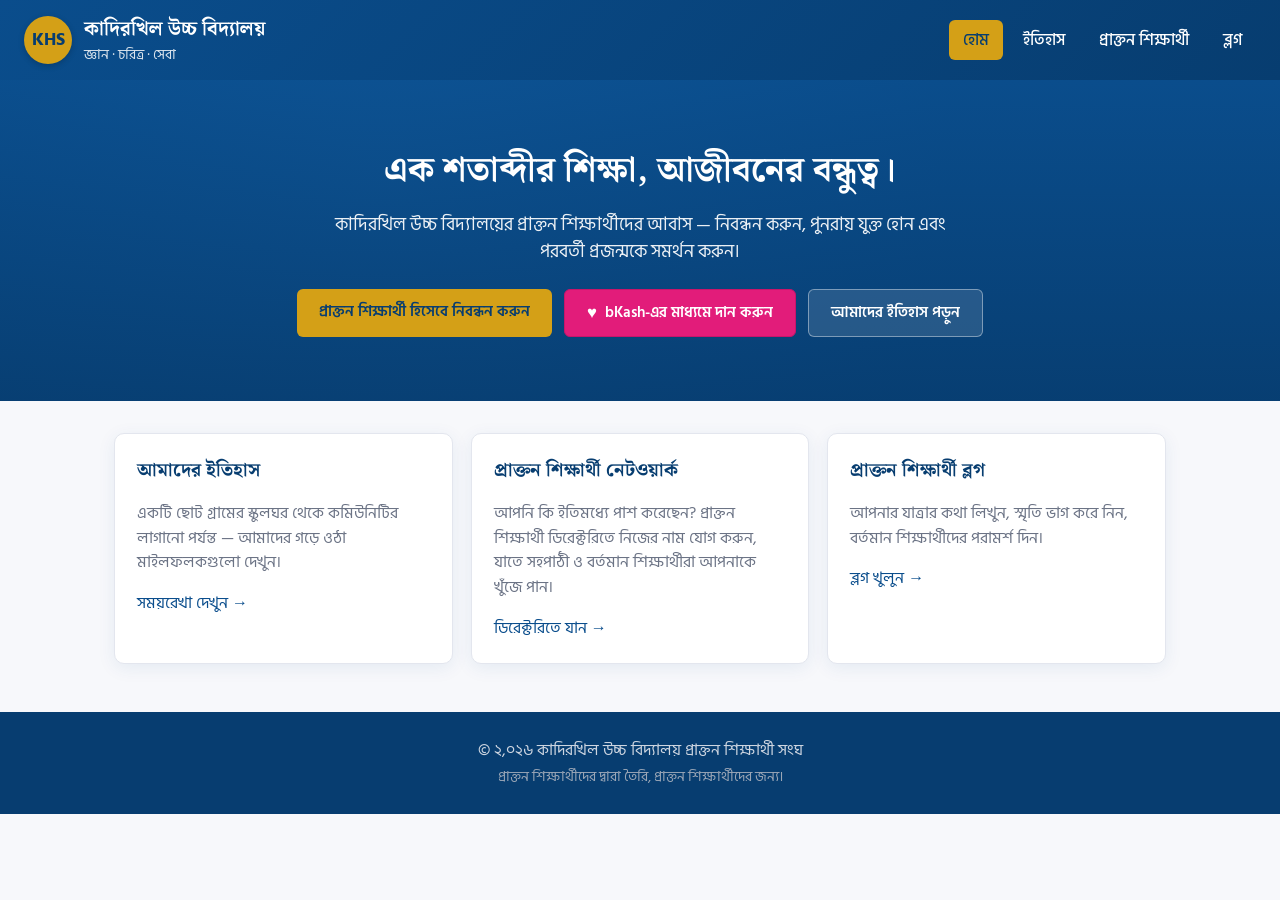
<file: index.html>
<!DOCTYPE html>
<html lang="bn">
<head>
  <meta charset="UTF-8" />
  <meta name="viewport" content="width=device-width, initial-scale=1.0" />
  <title>কাদিরখিল উচ্চ বিদ্যালয়</title>
  <meta name="description" content="কাদিরখিল উচ্চ বিদ্যালয় প্রাক্তন শিক্ষার্থী সংঘের ওয়েবসাইট — ইতিহাস, প্রাক্তন শিক্ষার্থী ডিরেক্টরি, ব্লগ ও bKash দান।" />
  <meta name="theme-color" content="#0a4d8c" />
  <meta property="og:title" content="কাদিরখিল উচ্চ বিদ্যালয়" />
  <meta property="og:description" content="এক শতাব্দীর শিক্ষা, আজীবনের বন্ধুত্ব — প্রাক্তন শিক্ষার্থী সংঘের আনুষ্ঠানিক ওয়েবসাইট।" />
  <meta property="og:type" content="website" />
  <link rel="icon" href="favicon.svg" type="image/svg+xml" />
  <link rel="preconnect" href="https://fonts.googleapis.com" />
  <link rel="preconnect" href="https://fonts.gstatic.com" crossorigin />
  <link rel="stylesheet" href="https://fonts.googleapis.com/css2?family=Hind+Siliguri:wght@400;500;600;700&family=Noto+Sans+Bengali:wght@400;500;600;700&family=Noto+Serif+Bengali:wght@500;600;700&display=swap" />
  <link rel="stylesheet" href="styles.css" />
</head>
<body class="home-page">
  <header class="site-header">
    <div class="brand">
      <div class="logo" aria-hidden="true">KHS</div>
      <div class="brand-text">
        <h1>কাদিরখিল উচ্চ বিদ্যালয়</h1>
        <p>জ্ঞান &middot; চরিত্র &middot; সেবা</p>
      </div>
    </div>
    <nav class="site-nav" aria-label="প্রধান মেনু">
      <a href="index.html" class="active" aria-current="page">হোম</a>
      <a href="history.html">ইতিহাস</a>
      <a href="alumni.html">প্রাক্তন শিক্ষার্থী</a>
      <a href="blog.html">ব্লগ</a>
    </nav>
  </header>

  <main>
    <section class="hero" aria-labelledby="hero-heading">
      <div class="hero-inner">
        <h2 id="hero-heading">এক শতাব্দীর শিক্ষা, আজীবনের বন্ধুত্ব।</h2>
        <p>কাদিরখিল উচ্চ বিদ্যালয়ের প্রাক্তন শিক্ষার্থীদের আবাস &mdash; নিবন্ধন করুন, পুনরায় যুক্ত হোন এবং পরবর্তী প্রজন্মকে সমর্থন করুন।</p>
        <div class="cta-row">
          <a class="btn primary" href="alumni.html">প্রাক্তন শিক্ষার্থী হিসেবে নিবন্ধন করুন</a>
          <a class="btn primary alt" href="#" data-open-register>
            <span class="donate-icon" aria-hidden="true">♥</span> bKash-এর মাধ্যমে দান করুন
          </a>
          <a class="btn ghost" href="history.html">আমাদের ইতিহাস পড়ুন</a>
        </div>
      </div>
    </section>

    <section class="cards" aria-label="প্রধান সেবাসমূহ">
      <article class="card">
        <h3>আমাদের ইতিহাস</h3>
        <p>একটি ছোট গ্রামের স্কুলঘর থেকে কমিউনিটির লাগানো পর্যন্ত &mdash; আমাদের গড়ে ওঠা মাইলফলকগুলো দেখুন।</p>
        <a href="history.html">সময়রেখা দেখুন &rarr;</a>
      </article>
      <article class="card">
        <h3>প্রাক্তন শিক্ষার্থী নেটওয়ার্ক</h3>
        <p>আপনি কি ইতিমধ্যে পাশ করেছেন? প্রাক্তন শিক্ষার্থী ডিরেক্টরিতে নিজের নাম যোগ করুন, যাতে সহপাঠী ও বর্তমান শিক্ষার্থীরা আপনাকে খুঁজে পান।</p>
        <a href="alumni.html">ডিরেক্টরিতে যান &rarr;</a>
      </article>
      <article class="card">
        <h3>প্রাক্তন শিক্ষার্থী ব্লগ</h3>
        <p>আপনার যাত্রার কথা লিখুন, স্মৃতি ভাগ করে নিন, বর্তমান শিক্ষার্থীদের পরামর্শ দিন।</p>
        <a href="blog.html">ব্লগ খুলুন &rarr;</a>
      </article>
    </section>
  </main>

  <footer class="site-footer">
    <p>&copy; <span id="year"></span> কাদিরখিল উচ্চ বিদ্যালয় প্রাক্তন শিক্ষার্থী সংঘ</p>
    <p class="muted">প্রাক্তন শিক্ষার্থীদের দ্বারা তৈরি, প্রাক্তন শিক্ষার্থীদের জন্য।</p>
  </footer>

  <!-- ============= Registration / Donation modal ============= -->
  <div id="register-modal" class="modal" role="dialog" aria-modal="true" aria-labelledby="modal-title" aria-describedby="modal-sub" aria-hidden="true">
    <div class="modal-card" role="document">
      <button type="button" class="modal-close" data-close-modal aria-label="বন্ধ করুন">&times;</button>

      <h2 id="modal-title" class="modal-title">KHS-এ যোগ দিন বা সহায়তা করুন</h2>
      <p class="modal-sub" id="modal-sub">আপনার স্কুলের সঙ্গে যুক্ত হওয়ার দুটি উপায়। শুরু করতে একটি বেছে নিন।</p>

      <div class="tabs" role="tablist" aria-label="নিবন্ধনের অপশন">
        <button id="tab-directory" class="tab active" role="tab" aria-selected="true" aria-controls="panel-directory">
          প্রাক্তন শিক্ষার্থী ডিরেক্টরি
        </button>
        <button id="tab-full" class="tab" role="tab" aria-selected="false" aria-controls="panel-full">
          সম্পূর্ণ নিবন্ধন ও দান
        </button>
      </div>

      <!-- Panel 1: directory -->
      <section id="panel-directory" class="panel" role="tabpanel" aria-labelledby="tab-directory">
        <p class="muted">
          দ্রুত নিবন্ধন &mdash; আপনার নামটি প্রকাশ্য প্রাক্তন শিক্ষার্থী ডিরেক্টরিতে যুক্ত হবে।
          Supabase-এ সংরক্ষিত (স্থানীয় বিকল্পসহ) এবং
          <a href="alumni.html">প্রাক্তন শিক্ষার্থী পাতায়</a> দেখা যাবে।
        </p>
        <a class="btn primary big" href="alumni.html#alumni-form">ডিরেক্টরির ফর্ম খুলুন</a>
        <ul class="bullets">
          <li>শুধু নাম ও পাশের সন দেওয়া আবশ্যক।</li>
          <li>ঐচ্ছিক: ইমেইল, পেশা, ঠিকানা, সংক্ষিপ্ত স্মৃতি।</li>
          <li>জমা দেওয়ার সঙ্গে সঙ্গে সংখ্যা আপডেট হয়।</li>
        </ul>
      </section>

      <!-- Panel 2: full registration + donation -->
      <section id="panel-full" class="panel" role="tabpanel" aria-labelledby="tab-full" hidden>
        <div class="donate-meta" role="group" aria-label="দানের সারসংক্ষেপ">
          <div>
            <div class="muted">অর্থসংগ্রহের লক্ষ্য</div>
            <div class="donate-goal" id="goal-amount" aria-live="polite" aria-label="অর্থসংগ্রহের লক্ষ্য">&mdash;</div>
          </div>
          <div>
            <div class="muted">পেমেন্ট পদ্ধতি</div>
            <div class="donate-method">
              <strong>bKash</strong> &mdash; নিচে দেওয়া ব্যক্তিগত নম্বরে পাঠান এবং ফর্মে TrxID বসান।
            </div>
          </div>
        </div>

        <ol class="donate-steps" aria-label="দান করার ধাপ">
          <li>আপনার দানটি <strong>01XXXXXXXXX</strong> নম্বরে পাঠান (bKash ব্যক্তিগত)।</li>
          <li>কনফার্মেশন SMS থেকে ৮–২০ অক্ষরের <strong>TrxID</strong> কপি করুন।</li>
          <li>পাশের ফর্মে তথ্য পূরণ করে জমা দিন।</li>
        </ol>

        <p class="muted">TrxID যাচাইকারী (একটি ভুয়া ট্রাই করুন):</p>
        <label class="trx-label" for="bkash-trx">
          bKash TrxID (টেস্ট):
          <input id="bkash-trx" type="text" placeholder="যেমন: 9TR9W3XQ7C" maxlength="20" aria-describedby="bkash-echo" />
        </label>
        <div id="bkash-echo" class="trx-echo" aria-live="polite"></div>

        <div id="form-live-preview" class="form-live" role="region" aria-label="নিবন্ধন ও দানের ফর্ম প্রিভিউ"></div>
      </section>
    </div>
  </div>

  <script src="supabase.js"></script>
  <script src="script.js"></script>
</body>
</html>
</file>
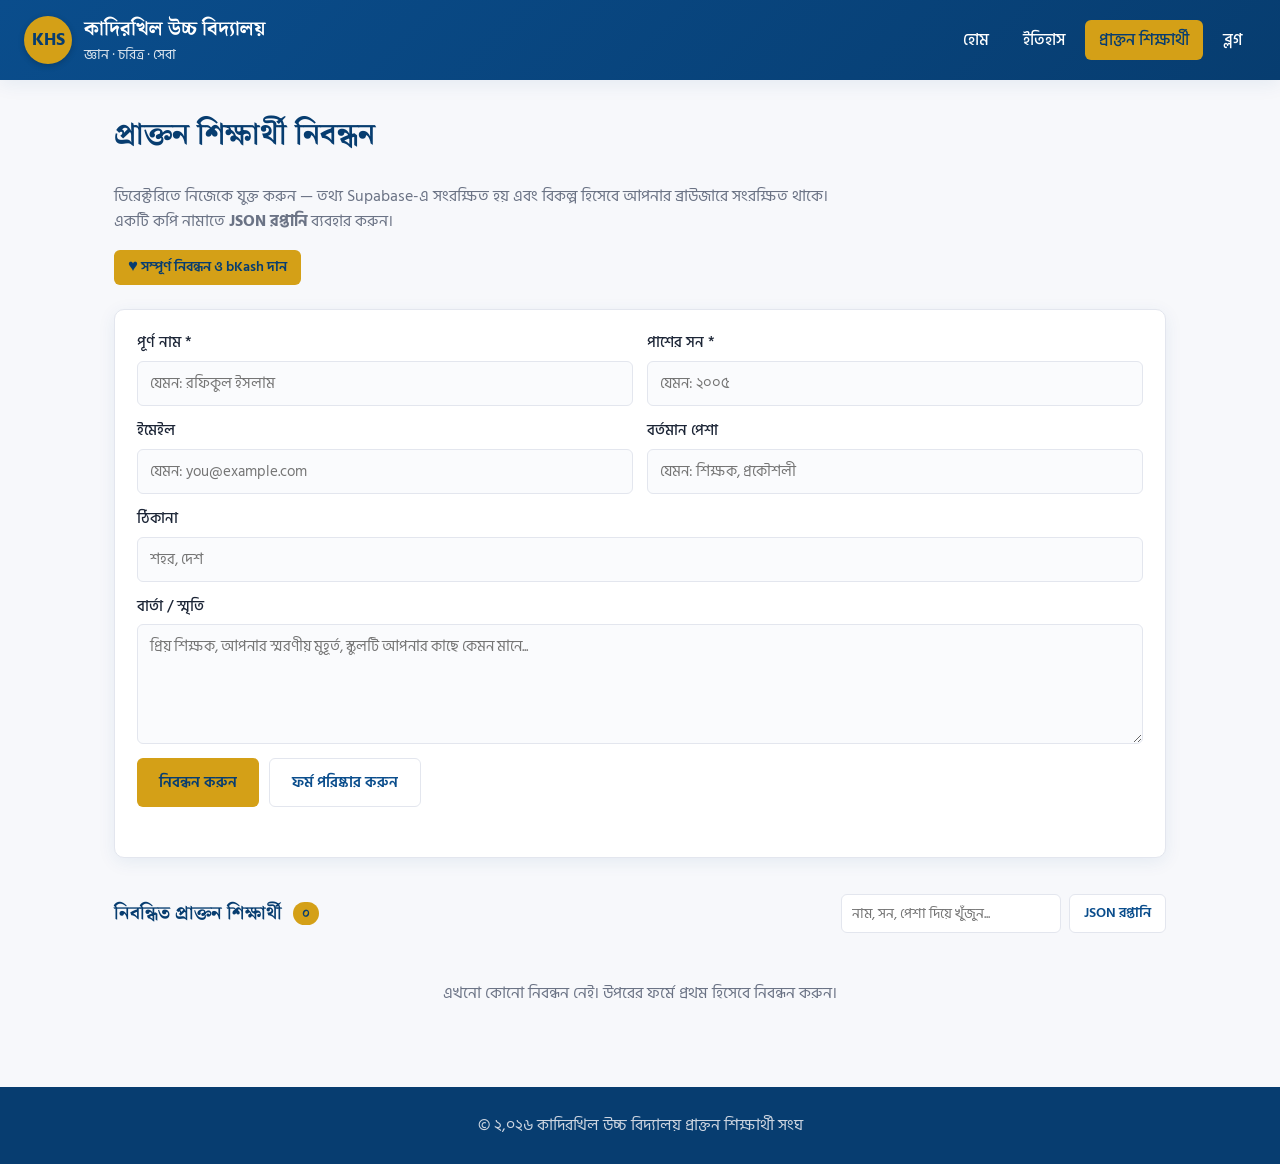
<file: alumni.html>
<!DOCTYPE html>
<html lang="bn">
<head>
  <meta charset="UTF-8" />
  <meta name="viewport" content="width=device-width, initial-scale=1.0" />
  <title>প্রাক্তন শিক্ষার্থী &mdash; কাদিরখিল উচ্চ বিদ্যালয়</title>
  <meta name="description" content="প্রাক্তন শিক্ষার্থী নিবন্ধন ফর্ম ও ডিরেক্টরি — কাদিরখিল উচ্চ বিদ্যালয়।" />
  <meta name="theme-color" content="#0a4d8c" />
  <link rel="icon" href="favicon.svg" type="image/svg+xml" />
  <link rel="preconnect" href="https://fonts.googleapis.com" />
  <link rel="preconnect" href="https://fonts.gstatic.com" crossorigin />
  <link rel="stylesheet" href="https://fonts.googleapis.com/css2?family=Hind+Siliguri:wght@400;500;600;700&family=Noto+Sans+Bengali:wght@400;500;600;700&family=Noto+Serif+Bengali:wght@500;600;700&display=swap" />
  <link rel="stylesheet" href="styles.css" />
</head>
<body class="alumni-page">
  <header class="site-header">
    <div class="brand">
      <div class="logo" aria-hidden="true">KHS</div>
      <div class="brand-text">
        <h1>কাদিরখিল উচ্চ বিদ্যালয়</h1>
        <p>জ্ঞান &middot; চরিত্র &middot; সেবা</p>
      </div>
    </div>
    <nav class="site-nav" aria-label="প্রধান মেনু">
      <a href="index.html">হোম</a>
      <a href="history.html">ইতিহাস</a>
      <a href="alumni.html" class="active" aria-current="page">প্রাক্তন শিক্ষার্থী</a>
      <a href="blog.html">ব্লগ</a>
    </nav>
  </header>

  <main class="container">
    <header class="page-header">
      <h2>প্রাক্তন শিক্ষার্থী নিবন্ধন</h2>
      <p>
        ডিরেক্টরিতে নিজেকে যুক্ত করুন &mdash; তথ্য Supabase-এ সংরক্ষিত হয় এবং বিকল্প হিসেবে
        আপনার ব্রাউজারে সংরক্ষিত থাকে। একটি কপি নামাতে <strong>JSON রপ্তানি</strong> ব্যবহার করুন।
      </p>
      <div class="page-actions">
        <a class="btn primary small" href="#" data-open-register>
          <span class="donate-icon" aria-hidden="true">♥</span> সম্পূর্ণ নিবন্ধন ও bKash দান
        </a>
      </div>
    </header>

    <form id="alumni-form" class="card form" autocomplete="on" aria-label="প্রাক্তন শিক্ষার্থী নিবন্ধন ফর্ম">
      <div class="row">
        <label>পূর্ণ নাম *
          <input type="text" name="name" required maxlength="80" placeholder="যেমন: রফিকুল ইসলাম" />
        </label>
        <label>পাশের সন *
          <input type="number" name="year" required min="1950" max="2099" placeholder="যেমন: ২০০৫" />
        </label>
      </div>
      <div class="row">
        <label>ইমেইল
          <input type="email" name="email" placeholder="যেমন: you@example.com" />
        </label>
        <label>বর্তমান পেশা
          <input type="text" name="profession" maxlength="80" placeholder="যেমন: শিক্ষক, প্রকৌশলী" />
        </label>
      </div>
      <label>ঠিকানা
        <input type="text" name="location" maxlength="80" placeholder="শহর, দেশ" />
      </label>
      <label>বার্তা / স্মৃতি
        <textarea name="message" rows="4" maxlength="600" placeholder="প্রিয় শিক্ষক, আপনার স্মরণীয় মুহূর্ত, স্কুলটি আপনার কাছে কেমন মানে..."></textarea>
      </label>
      <div class="form-actions">
        <button type="submit" class="btn primary">নিবন্ধন করুন</button>
        <button type="reset" class="btn ghost">ফর্ম পরিষ্কার করুন</button>
      </div>
      <p id="form-status" class="status" aria-live="polite"></p>
    </form>

    <section class="alumni-list-section" aria-label="নিবন্ধিত প্রাক্তন শিক্ষার্থীর তালিকা">
      <div class="list-header">
        <h3>নিবন্ধিত প্রাক্তন শিক্ষার্থী <span id="alumni-count" class="count" aria-live="polite">0</span></h3>
        <div class="list-actions">
          <input type="search" id="alumni-search" placeholder="নাম, সন, পেশা দিয়ে খুঁজুন..." aria-label="প্রাক্তন শিক্ষার্থী খুঁজুন" />
          <button id="export-alumni" class="btn small ghost" type="button">JSON রপ্তানি</button>
        </div>
      </div>
      <div id="alumni-list" class="alumni-grid">
        <p class="muted empty">এখনো কোনো নিবন্ধন নেই। উপরের ফর্মে প্রথম হিসেবে নিবন্ধন করুন।</p>
      </div>
    </section>
  </main>

  <footer class="site-footer">
    <p>&copy; <span id="year"></span> কাদিরখিল উচ্চ বিদ্যালয় প্রাক্তন শিক্ষার্থী সংঘ</p>
  </footer>

  <!-- ============= Registration / Donation modal (same as on index) ============= -->
  <div id="register-modal" class="modal" role="dialog" aria-modal="true" aria-labelledby="modal-title" aria-describedby="modal-sub" aria-hidden="true">
    <div class="modal-card" role="document">
      <button type="button" class="modal-close" data-close-modal aria-label="বন্ধ করুন">&times;</button>

      <h2 id="modal-title" class="modal-title">KHS-এ যোগ দিন বা সহায়তা করুন</h2>
      <p class="modal-sub" id="modal-sub">আপনার স্কুলের সঙ্গে যুক্ত হওয়ার দুটি উপায়। শুরু করতে একটি বেছে নিন।</p>

      <div class="tabs" role="tablist" aria-label="নিবন্ধনের অপশন">
        <button id="tab-directory" class="tab active" role="tab" aria-selected="true" aria-controls="panel-directory">
          প্রাক্তন শিক্ষার্থী ডিরেক্টরি
        </button>
        <button id="tab-full" class="tab" role="tab" aria-selected="false" aria-controls="panel-full">
          সম্পূর্ণ নিবন্ধন ও দান
        </button>
      </div>

      <section id="panel-directory" class="panel" role="tabpanel" aria-labelledby="tab-directory">
        <p class="muted">
          দ্রুত নিবন্ধন &mdash; আপনার নামটি প্রকাশ্য প্রাক্তন শিক্ষার্থী ডিরেক্টরিতে যুক্ত হবে।
        </p>
        <a class="btn primary big" href="#alumni-form">ডিরেক্টরির ফর্ম খুলুন</a>
        <ul class="bullets">
          <li>শুধু নাম ও পাশের সন দেওয়া আবশ্যক।</li>
          <li>ঐচ্ছিক: ইমেইল, পেশা, ঠিকানা, সংক্ষিপ্ত স্মৃতি।</li>
        </ul>
      </section>

      <section id="panel-full" class="panel" role="tabpanel" aria-labelledby="tab-full" hidden>
        <div class="donate-meta" role="group" aria-label="দানের সারসংক্ষেপ">
          <div>
            <div class="muted">অর্থসংগ্রহের লক্ষ্য</div>
            <div class="donate-goal" id="goal-amount" aria-live="polite" aria-label="অর্থসংগ্রহের লক্ষ্য">&mdash;</div>
          </div>
          <div>
            <div class="muted">পেমেন্ট পদ্ধতি</div>
            <div class="donate-method">
              <strong>bKash</strong> &mdash; নিচে দেওয়া ব্যক্তিগত নম্বরে পাঠান এবং ফর্মে TrxID বসান।
            </div>
          </div>
        </div>

        <ol class="donate-steps" aria-label="দান করার ধাপ">
          <li>আপনার দানটি <strong>01XXXXXXXXX</strong> নম্বরে পাঠান (bKash ব্যক্তিগত)।</li>
          <li>কনফার্মেশন SMS থেকে ৮–২০ অক্ষরের <strong>TrxID</strong> কপি করুন।</li>
          <li>পাশের ফর্মে তথ্য পূরণ করে জমা দিন।</li>
        </ol>

        <p class="muted">TrxID যাচাইকারী (একটি ভুয়া ট্রাই করুন):</p>
        <label class="trx-label" for="bkash-trx">
          bKash TrxID (টেস্ট):
          <input id="bkash-trx" type="text" placeholder="যেমন: 9TR9W3XQ7C" maxlength="20" aria-describedby="bkash-echo" />
        </label>
        <div id="bkash-echo" class="trx-echo" aria-live="polite"></div>

        <div id="form-live-preview" class="form-live" role="region" aria-label="নিবন্ধন ও দানের ফর্ম প্রিভিউ"></div>
      </section>
    </div>
  </div>

  <script src="supabase.js"></script>
  <script src="script.js"></script>
</body>
</html>
</file>
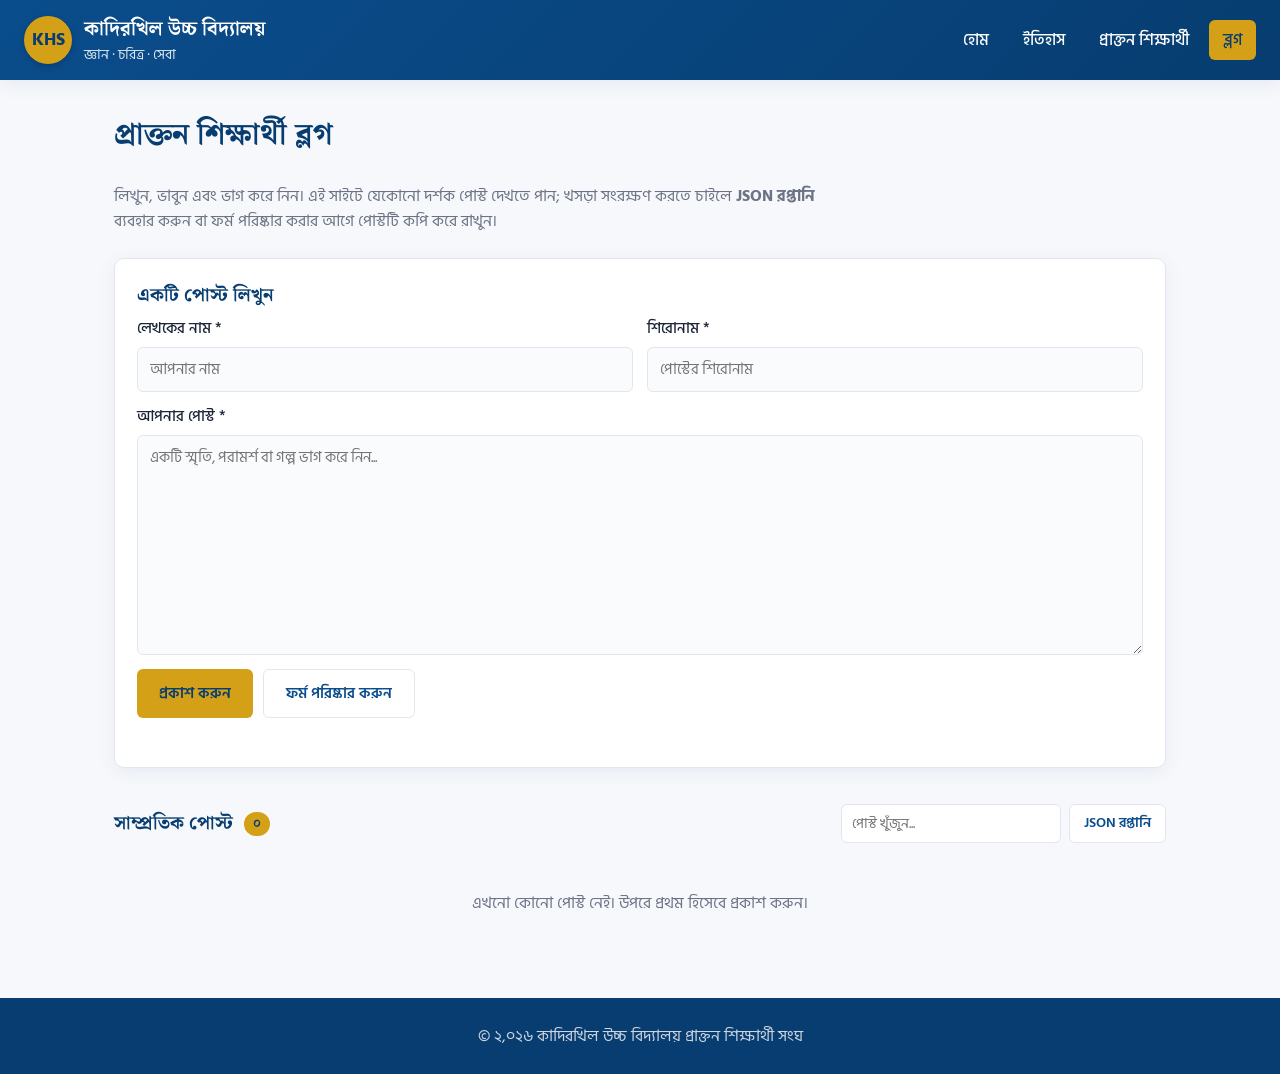
<file: blog.html>
<!DOCTYPE html>
<html lang="bn">
<head>
  <meta charset="UTF-8" />
  <meta name="viewport" content="width=device-width, initial-scale=1.0" />
  <title>ব্লগ &mdash; কাদিরখিল উচ্চ বিদ্যালয়</title>
  <link rel="preconnect" href="https://fonts.googleapis.com" />
  <link rel="preconnect" href="https://fonts.gstatic.com" crossorigin />
  <link rel="stylesheet" href="https://fonts.googleapis.com/css2?family=Hind+Siliguri:wght@400;500;600;700&family=Noto+Sans+Bengali:wght@400;500;600;700&family=Noto+Serif+Bengali:wght@500;600;700&display=swap" />
  <link rel="stylesheet" href="styles.css" />
</head>
<body class="blog-page">
  <header class="site-header">
    <div class="brand">
      <div class="logo" aria-hidden="true">KHS</div>
      <div class="brand-text">
        <h1>কাদিরখিল উচ্চ বিদ্যালয়</h1>
        <p>জ্ঞান &middot; চরিত্র &middot; সেবা</p>
      </div>
    </div>
    <nav class="site-nav" aria-label="প্রধান মেনু">
      <a href="index.html">হোম</a>
      <a href="history.html">ইতিহাস</a>
      <a href="alumni.html">প্রাক্তন শিক্ষার্থী</a>
      <a href="blog.html" class="active" aria-current="page">ব্লগ</a>
    </nav>
  </header>

  <main class="container">
    <header class="page-header">
      <h2>প্রাক্তন শিক্ষার্থী ব্লগ</h2>
      <p>লিখুন, ভাবুন এবং ভাগ করে নিন। এই সাইটে যেকোনো দর্শক পোস্ট দেখতে পান; খসড়া সংরক্ষণ করতে চাইলে <strong>JSON রপ্তানি</strong> ব্যবহার করুন বা ফর্ম পরিষ্কার করার আগে পোস্টটি কপি করে রাখুন।</p>
    </header>

    <article class="card form">
      <h3>একটি পোস্ট লিখুন</h3>
      <form id="post-form" aria-label="নতুন ব্লগ পোস্ট লেখার ফর্ম">
        <div class="row">
          <label>লেখকের নাম *
            <input type="text" name="author" required maxlength="60" placeholder="আপনার নাম" />
          </label>
          <label>শিরোনাম *
            <input type="text" name="title" required maxlength="120" placeholder="পোস্টের শিরোনাম" />
          </label>
        </div>
        <label>আপনার পোস্ট *
          <textarea name="body" required rows="8" maxlength="5000" placeholder="একটি স্মৃতি, পরামর্শ বা গল্প ভাগ করে নিন..."></textarea>
        </label>
        <div class="form-actions">
          <button type="submit" class="btn primary">প্রকাশ করুন</button>
          <button type="reset" class="btn ghost">ফর্ম পরিষ্কার করুন</button>
        </div>
        <p id="post-status" class="status" aria-live="polite"></p>
      </form>
    </article>

    <section class="posts-section" aria-label="সাম্প্রতিক পোস্টের তালিকা">
      <div class="list-header">
        <h3>সাম্প্রতিক পোস্ট <span id="posts-count" class="count" aria-live="polite">0</span></h3>
        <div class="list-actions">
          <input type="search" id="posts-search" placeholder="পোস্ট খুঁজুন..." aria-label="পোস্ট খুঁজুন" />
          <button id="export-posts" class="btn small ghost" type="button">JSON রপ্তানি</button>
        </div>
      </div>
      <div id="posts-list" class="posts-list">
        <p class="muted empty">এখনো কোনো পোস্ট নেই। উপরে প্রথম হিসেবে প্রকাশ করুন।</p>
      </div>
    </section>
  </main>

  <footer class="site-footer">
    <p>&copy; <span id="year"></span> কাদিরখিল উচ্চ বিদ্যালয় প্রাক্তন শিক্ষার্থী সংঘ</p>
  </footer>

  <script src="script.js"></script>
</body>
</html>
</file>
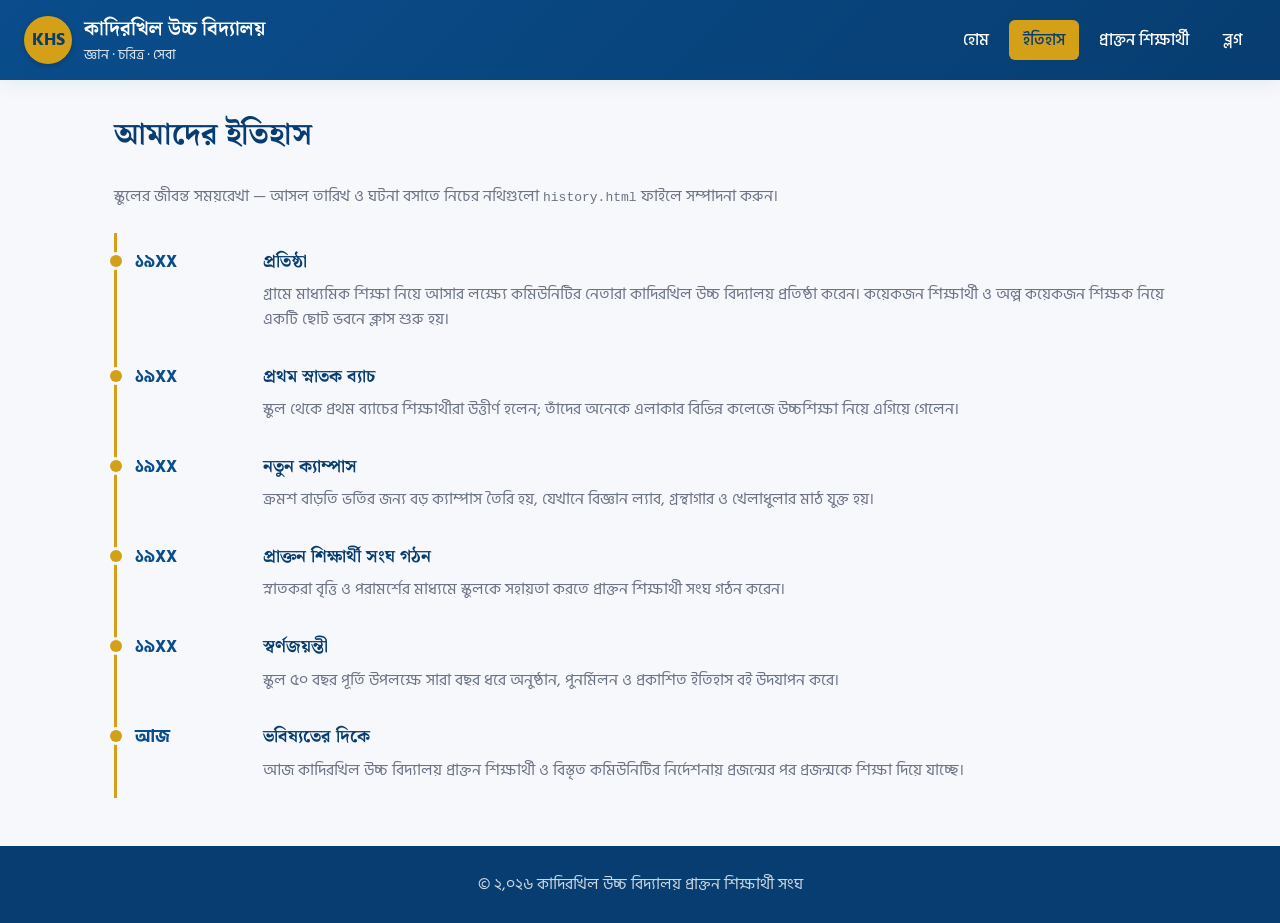
<file: history.html>
<!DOCTYPE html>
<html lang="bn">
<head>
  <meta charset="UTF-8" />
  <meta name="viewport" content="width=device-width, initial-scale=1.0" />
  <title>ইতিহাস &mdash; কাদিরখিল উচ্চ বিদ্যালয়</title>
  <link rel="preconnect" href="https://fonts.googleapis.com" />
  <link rel="preconnect" href="https://fonts.gstatic.com" crossorigin />
  <link rel="stylesheet" href="https://fonts.googleapis.com/css2?family=Hind+Siliguri:wght@400;500;600;700&family=Noto+Sans+Bengali:wght@400;500;600;700&family=Noto+Serif+Bengali:wght@500;600;700&display=swap" />
  <link rel="stylesheet" href="styles.css" />
</head>
<body class="history-page">
  <header class="site-header">
    <div class="brand">
      <div class="logo" aria-hidden="true">KHS</div>
      <div class="brand-text">
        <h1>কাদিরখিল উচ্চ বিদ্যালয়</h1>
        <p>জ্ঞান &middot; চরিত্র &middot; সেবা</p>
      </div>
    </div>
    <nav class="site-nav" aria-label="প্রধান মেনু">
      <a href="index.html">হোম</a>
      <a href="history.html" class="active" aria-current="page">ইতিহাস</a>
      <a href="alumni.html">প্রাক্তন শিক্ষার্থী</a>
      <a href="blog.html">ব্লগ</a>
    </nav>
  </header>

  <main class="container">
    <header class="page-header">
      <h2>আমাদের ইতিহাস</h2>
      <p>স্কুলের জীবন্ত সময়রেখা &mdash; আসল তারিখ ও ঘটনা বসাতে নিচের নথিগুলো <code>history.html</code> ফাইলে সম্পাদনা করুন।</p>
    </header>

    <ol class="timeline" aria-label="স্কুলের ইতিহাসের সময়রেখা">
      <li>
        <div class="t-year">১৯XX</div>
        <div class="t-body">
          <h3>প্রতিষ্ঠা</h3>
          <p>গ্রামে মাধ্যমিক শিক্ষা নিয়ে আসার লক্ষ্যে কমিউনিটির নেতারা কাদিরখিল উচ্চ বিদ্যালয় প্রতিষ্ঠা করেন। কয়েকজন শিক্ষার্থী ও অল্প কয়েকজন শিক্ষক নিয়ে একটি ছোট ভবনে ক্লাস শুরু হয়।</p>
        </div>
      </li>
      <li>
        <div class="t-year">১৯XX</div>
        <div class="t-body">
          <h3>প্রথম স্নাতক ব্যাচ</h3>
          <p>স্কুল থেকে প্রথম ব্যাচের শিক্ষার্থীরা উত্তীর্ণ হলেন; তাঁদের অনেকে এলাকার বিভিন্ন কলেজে উচ্চশিক্ষা নিয়ে এগিয়ে গেলেন।</p>
        </div>
      </li>
      <li>
        <div class="t-year">১৯XX</div>
        <div class="t-body">
          <h3>নতুন ক্যাম্পাস</h3>
          <p>ক্রমশ বাড়তি ভর্তির জন্য বড় ক্যাম্পাস তৈরি হয়, যেখানে বিজ্ঞান ল্যাব, গ্রন্থাগার ও খেলাধুলার মাঠ যুক্ত হয়।</p>
        </div>
      </li>
      <li>
        <div class="t-year">১৯XX</div>
        <div class="t-body">
          <h3>প্রাক্তন শিক্ষার্থী সংঘ গঠন</h3>
          <p>স্নাতকরা বৃত্তি ও পরামর্শের মাধ্যমে স্কুলকে সহায়তা করতে প্রাক্তন শিক্ষার্থী সংঘ গঠন করেন।</p>
        </div>
      </li>
      <li>
        <div class="t-year">১৯XX</div>
        <div class="t-body">
          <h3>স্বর্ণজয়ন্তী</h3>
          <p>স্কুল ৫০ বছর পূর্তি উপলক্ষে সারা বছর ধরে অনুষ্ঠান, পুনর্মিলন ও প্রকাশিত ইতিহাস বই উদযাপন করে।</p>
        </div>
      </li>
      <li>
        <div class="t-year">আজ</div>
        <div class="t-body">
          <h3>ভবিষ্যতের দিকে</h3>
          <p>আজ কাদিরখিল উচ্চ বিদ্যালয় প্রাক্তন শিক্ষার্থী ও বিস্তৃত কমিউনিটির নির্দেশনায় প্রজন্মের পর প্রজন্মকে শিক্ষা দিয়ে যাচ্ছে।</p>
        </div>
      </li>
    </ol>
  </main>

  <footer class="site-footer">
    <p>&copy; <span id="year"></span> কাদিরখিল উচ্চ বিদ্যালয় প্রাক্তন শিক্ষার্থী সংঘ</p>
  </footer>

  <script src="script.js"></script>
</body>
</html>
</file>
<file: styles.css>
/* ====== Kadirkhil High School ====== */
:root {
  --primary: #0a4d8c;
  --primary-dark: #073d70;
  --accent: #d4a017;
  --bg: #f7f8fb;
  --surface: #ffffff;
  --text: #1c2536;
  --muted: #6b7385;
  --border: #e3e6ee;
  --shadow: 0 4px 18px rgba(10, 77, 140, 0.08);
  --radius: 10px;
}

* { box-sizing: border-box; }

/* Form controls and buttons do not inherit the page font by default. */
button, input, select, textarea { font-family: inherit; }

html, body {
  margin: 0;
  padding: 0;
  background: var(--bg);
  color: var(--text);
  font-family: "Hind Siliguri", "Noto Sans Bengali", "Nirmala UI", "Vrinda", "Segoe UI", Roboto, "Helvetica Neue", Arial, sans-serif;
  line-height: 1.55;
}

a { color: var(--primary); text-decoration: none; }
a:hover { text-decoration: underline; }

/* Visible keyboard focus for every interactive element. */
a:focus-visible,
button:focus-visible,
input:focus-visible,
select:focus-visible,
textarea:focus-visible,
[tabindex]:focus-visible {
  outline: 2px solid var(--accent);
  outline-offset: 2px;
  border-radius: 4px;
}

h1, h2, h3, h4 {
  color: var(--primary-dark);
  margin-top: 0;
  font-family: "Noto Serif Bengali", "Hind Siliguri", "Noto Sans Bengali", serif;
}

/* ====== Header ====== */
.site-header {
  background: linear-gradient(135deg, var(--primary) 0%, var(--primary-dark) 100%);
  color: #fff;
  padding: 14px 24px;
  display: flex;
  align-items: center;
  justify-content: space-between;
  flex-wrap: wrap;
  gap: 12px;
  box-shadow: var(--shadow);
}
.brand { display: flex; align-items: center; gap: 12px; }
.logo {
  width: 48px; height: 48px;
  border-radius: 50%;
  background: var(--accent);
  color: var(--primary-dark);
  font-weight: 800;
  display: grid; place-items: center;
  font-size: 1.1rem;
  box-shadow: 0 2px 6px rgba(0,0,0,0.2);
}
.brand-text h1 { margin: 0; color: #fff; font-size: 1.25rem; }
.brand-text p { margin: 0; font-size: 0.85rem; opacity: 0.85; }

.site-nav { display: flex; gap: 6px; flex-wrap: wrap; }
.site-nav a {
  color: #fff;
  padding: 8px 14px;
  border-radius: 6px;
  font-weight: 500;
  transition: background 0.15s ease;
}
.site-nav a:hover { background: rgba(255,255,255,0.12); text-decoration: none; }
.site-nav a.active { background: var(--accent); color: var(--primary-dark); }

/* ====== Hero ====== */
.hero {
  background: linear-gradient(rgba(10,77,140,0.85), rgba(7,61,112,0.92)),
              radial-gradient(circle at 30% 30%, #1b6db5 0%, transparent 60%),
              var(--primary);
  color: #fff;
  padding: 64px 24px;
}
.hero-inner { max-width: 900px; margin: 0 auto; text-align: center; }
.hero h2 { color: #fff; font-size: 2.2rem; margin-bottom: 12px; }
.hero p { font-size: 1.1rem; opacity: 0.92; margin: 0 auto 24px; max-width: 620px; }
.cta-row { display: flex; gap: 12px; justify-content: center; flex-wrap: wrap; }

/* ====== Buttons ====== */
.btn {
  display: inline-block;
  padding: 11px 22px;
  border-radius: 6px;
  font-weight: 600;
  border: none;
  cursor: pointer;
  font-size: 0.95rem;
  transition: transform 0.05s ease, background 0.15s ease;
}
.btn:hover { text-decoration: none; }
.btn:active { transform: translateY(1px); }
.btn.primary { background: var(--accent); color: var(--primary-dark); }
.btn.primary:hover { background: #e6b234; }
.btn.ghost {
  background: rgba(255,255,255,0.12);
  color: #fff;
  border: 1px solid rgba(255,255,255,0.4);
}
.btn.ghost:hover { background: rgba(255,255,255,0.22); }
.alumni-page .btn.ghost,
.history-page .btn.ghost,
.blog-page .btn.ghost,
.container .btn.ghost {
  background: var(--surface);
  color: var(--primary);
  border: 1px solid var(--border);
}
.container .btn.ghost:hover { background: #eef3fa; }
.btn.small { padding: 7px 14px; font-size: 0.85rem; }

/* ====== Layout ====== */
main.container {
  max-width: 1100px;
  margin: 32px auto;
  padding: 0 24px;
}
.page-header { margin-bottom: 24px; }
.page-header h2 { font-size: 1.9rem; }
.page-header p { color: var(--muted); max-width: 720px; }

.cards {
  max-width: 1100px;
  margin: 32px auto;
  padding: 0 24px;
  display: grid;
  grid-template-columns: repeat(auto-fit, minmax(260px, 1fr));
  gap: 18px;
}
.card {
  background: var(--surface);
  border: 1px solid var(--border);
  border-radius: var(--radius);
  padding: 22px;
  box-shadow: var(--shadow);
}
.card h3 { margin-bottom: 8px; }
.card p { color: var(--muted); }

/* ====== Forms ====== */
.form label {
  display: block;
  margin-bottom: 14px;
  font-weight: 500;
  font-size: 0.92rem;
  color: var(--text);
}
.form input, .form textarea {
  display: block;
  width: 100%;
  margin-top: 6px;
  padding: 9px 12px;
  border: 1px solid var(--border);
  border-radius: 6px;
  font-family: inherit;
  font-size: 0.95rem;
  background: #fafbfd;
}
.form input:focus, .form textarea:focus {
  outline: none;
  border-color: var(--primary);
  background: #fff;
  box-shadow: 0 0 0 3px rgba(10,77,140,0.12);
}
.form .row {
  display: grid;
  grid-template-columns: 1fr 1fr;
  gap: 14px;
}
@media (max-width: 600px) { .form .row { grid-template-columns: 1fr; } }
.form-actions { display: flex; gap: 10px; margin-top: 8px; }
.status { margin: 10px 0 0; font-size: 0.9rem; min-height: 1.2em; }
.status.ok { color: #1a7a3b; }
.status.err { color: #b32d2d; }

/* ====== Timeline ====== */
.timeline {
  list-style: none;
  padding: 0;
  margin: 0;
  border-left: 3px solid var(--accent);
}
.timeline li {
  display: grid;
  grid-template-columns: 110px 1fr;
  gap: 18px;
  padding: 16px 0 16px 18px;
  position: relative;
}
.timeline li::before {
  content: "";
  width: 12px; height: 12px;
  background: var(--accent);
  border-radius: 50%;
  position: absolute;
  left: -7.5px; top: 22px;
  box-shadow: 0 0 0 3px var(--bg);
}
.t-year {
  font-weight: 700;
  color: var(--primary);
  font-size: 1.05rem;
}
.t-body h3 { margin: 0 0 6px; font-size: 1.1rem; }
.t-body p { margin: 0; color: var(--muted); }
@media (max-width: 600px) {
  .timeline li { grid-template-columns: 1fr; gap: 4px; }
}

/* ====== Alumni list ====== */
.alumni-list-section, .posts-section { margin-top: 36px; }
.list-header {
  display: flex;
  align-items: center;
  justify-content: space-between;
  gap: 12px;
  flex-wrap: wrap;
  margin-bottom: 14px;
}
.list-header h3 { margin: 0; }
.count {
  display: inline-block;
  background: var(--accent);
  color: var(--primary-dark);
  padding: 2px 9px;
  border-radius: 12px;
  font-size: 0.8rem;
  margin-left: 6px;
  vertical-align: middle;
}
.list-actions { display: flex; gap: 8px; flex-wrap: wrap; }
.list-actions input {
  padding: 7px 10px;
  border: 1px solid var(--border);
  border-radius: 6px;
  font-size: 0.9rem;
  font-family: inherit;
  background: #fff;
  min-width: 220px;
}

.alumni-grid {
  display: grid;
  grid-template-columns: repeat(auto-fit, minmax(260px, 1fr));
  gap: 14px;
}
.alumni-card {
  background: var(--surface);
  border: 1px solid var(--border);
  border-radius: var(--radius);
  padding: 16px;
  box-shadow: var(--shadow);
  display: flex;
  flex-direction: column;
  gap: 6px;
}
.alumni-card .name { font-weight: 700; color: var(--primary-dark); }
.alumni-card .meta {
  font-size: 0.85rem;
  color: var(--muted);
  display: flex; flex-wrap: wrap; gap: 4px 12px;
}
.alumni-card .msg { font-size: 0.92rem; margin-top: 4px; }
.alumni-card .delete {
  align-self: flex-start;
  background: transparent;
  border: none;
  color: #b32d2d;
  font-size: 0.8rem;
  cursor: pointer;
  padding: 0;
  margin-top: 4px;
}
.alumni-card .delete:hover { text-decoration: underline; }

/* ====== Posts ====== */
.posts-list { display: flex; flex-direction: column; gap: 14px; }
.post {
  background: var(--surface);
  border: 1px solid var(--border);
  border-radius: var(--radius);
  padding: 18px 20px;
  box-shadow: var(--shadow);
}
.post h4 { margin: 0 0 4px; color: var(--primary-dark); }
.post .meta { font-size: 0.85rem; color: var(--muted); margin-bottom: 10px; }
.post .body { white-space: pre-wrap; }
.post .delete {
  margin-top: 10px;
  background: transparent;
  border: 1px solid var(--border);
  color: #b32d2d;
  font-size: 0.82rem;
  padding: 5px 10px;
  border-radius: 5px;
  cursor: pointer;
}
.post .delete:hover { background: #fbeaea; }

/* ====== Misc ====== */
.muted { color: var(--muted); }
.empty { text-align: center; padding: 18px; }

.site-footer {
  background: var(--primary-dark);
  color: #cdd5e0;
  text-align: center;
  padding: 22px 16px;
  margin-top: 48px;
}
.site-footer .muted { color: #9aa6b6; font-size: 0.85rem; }
.site-footer p { margin: 4px 0; }

/* ====== Hero — register CTA group ====== */
.hero .btn.primary { background: var(--accent); color: var(--primary-dark); }
.hero .btn.primary.alt {
  background: #e21c7a;          /* bKash-ish magenta */
  color: #fff;
  border: 1px solid #c8156a;
  display: inline-flex; align-items: center; gap: 8px;
}
.hero .btn.primary.alt:hover { background: #c8156a; }
.donate-icon { font-size: 1.05rem; line-height: 1; }

/* ====== Page actions ====== */
.page-actions { display: flex; gap: 10px; flex-wrap: wrap; margin-top: 8px; }
.btn.small { padding: 7px 14px; font-size: 0.85rem; }

/* ====== Modal ====== */
.modal {
  position: fixed; inset: 0;
  background: rgba(7, 61, 112, 0.55);
  display: none;
  align-items: center;
  justify-content: center;
  padding: 24px;
  z-index: 1000;
}
.modal.open { display: flex; }
.modal-card {
  background: var(--surface);
  width: min(720px, 100%);
  max-height: 90vh;
  overflow-y: auto;
  border-radius: 14px;
  padding: 26px 28px 32px;
  box-shadow: 0 20px 60px rgba(0,0,0,0.25);
  position: relative;
}
.modal-close {
  position: absolute; top: 10px; right: 12px;
  background: transparent; border: none;
  font-size: 1.6rem; line-height: 1; cursor: pointer;
  color: var(--muted);
}
.modal-close:hover { color: var(--primary-dark); }
.modal-title { margin: 0 0 6px; }
.modal-sub { margin: 0 0 18px; color: var(--muted); }

.tabs {
  display: inline-flex;
  background: #eef3fa;
  border-radius: 999px;
  padding: 4px;
  margin-bottom: 18px;
  gap: 4px;
}
.tab {
  border: none; background: transparent;
  padding: 8px 16px;
  border-radius: 999px;
  cursor: pointer;
  font-weight: 600;
  color: var(--muted);
  font-size: 0.9rem;
}
.tab.active {
  background: var(--primary);
  color: #fff;
}
.tab:focus-visible { outline: 2px solid var(--accent); outline-offset: 2px; }

.panel { display: block; }
.panel[hidden] { display: none; }
.panel .btn.big { padding: 12px 24px; font-size: 1rem; display: inline-block; margin-top: 6px; }

.bullets { color: var(--muted); padding-left: 1.1rem; margin: 12px 0 0; }
.bullets li { margin: 4px 0; }

.donate-meta {
  display: grid;
  grid-template-columns: 1fr 1fr;
  gap: 16px;
  background: #f5f8fc;
  border: 1px solid var(--border);
  border-radius: 10px;
  padding: 14px 16px;
  margin-bottom: 14px;
}
@media (max-width: 600px) {
  .donate-meta { grid-template-columns: 1fr; }
}
.donate-goal { font-size: 1.4rem; font-weight: 700; color: var(--primary-dark); }
.donate-method { font-size: 0.95rem; }

.donate-steps {
  padding-left: 1.1rem;
  margin: 0 0 12px;
}
.donate-steps li { margin: 4px 0; }

.trx-label {
  display: block;
  font-weight: 500;
  font-size: 0.92rem;
  margin-bottom: 6px;
}
.trx-label input {
  display: block;
  width: 100%;
  margin-top: 6px;
  padding: 9px 12px;
  border: 1px solid var(--border);
  border-radius: 6px;
  font-family: "SFMono-Regular", Consolas, "Liberation Mono", monospace;
  font-size: 0.95rem;
  background: #fafbfd;
}
.trx-label input:focus {
  outline: none;
  border-color: var(--primary);
  background: #fff;
  box-shadow: 0 0 0 3px rgba(10,77,140,0.12);
}
.trx-echo { font-size: 0.9rem; min-height: 1.2em; margin-bottom: 12px; }
.trx-echo.ok  { color: #1a7a3b; }
.trx-echo.err { color: #b32d2d; }

.form-live { margin-top: 12px; }
.gform { border: 1px solid var(--border); border-radius: 10px; }
.form-empty {
  padding: 16px;
  border: 1px dashed var(--border);
  border-radius: 10px;
  background: #fafbfd;
}
.form-fallback { margin-top: 8px; font-size: 0.85rem; }
</file>
